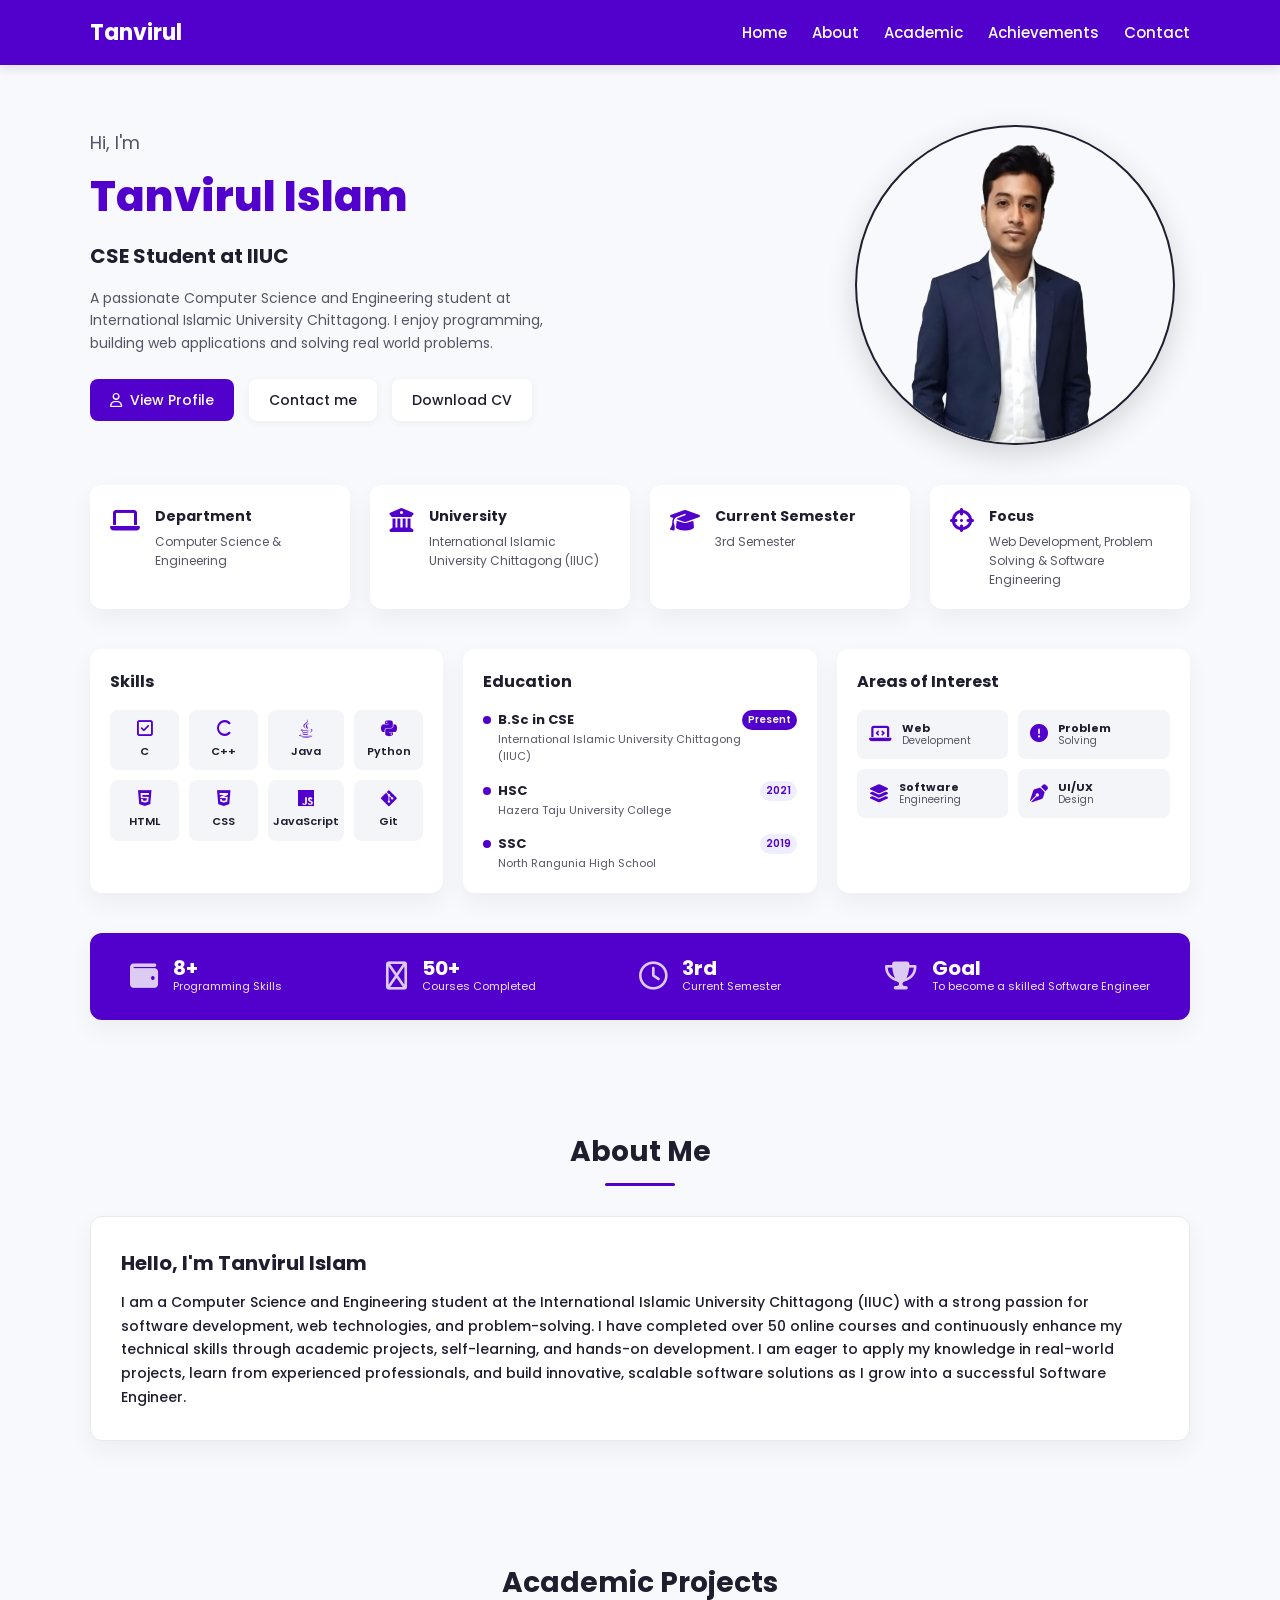
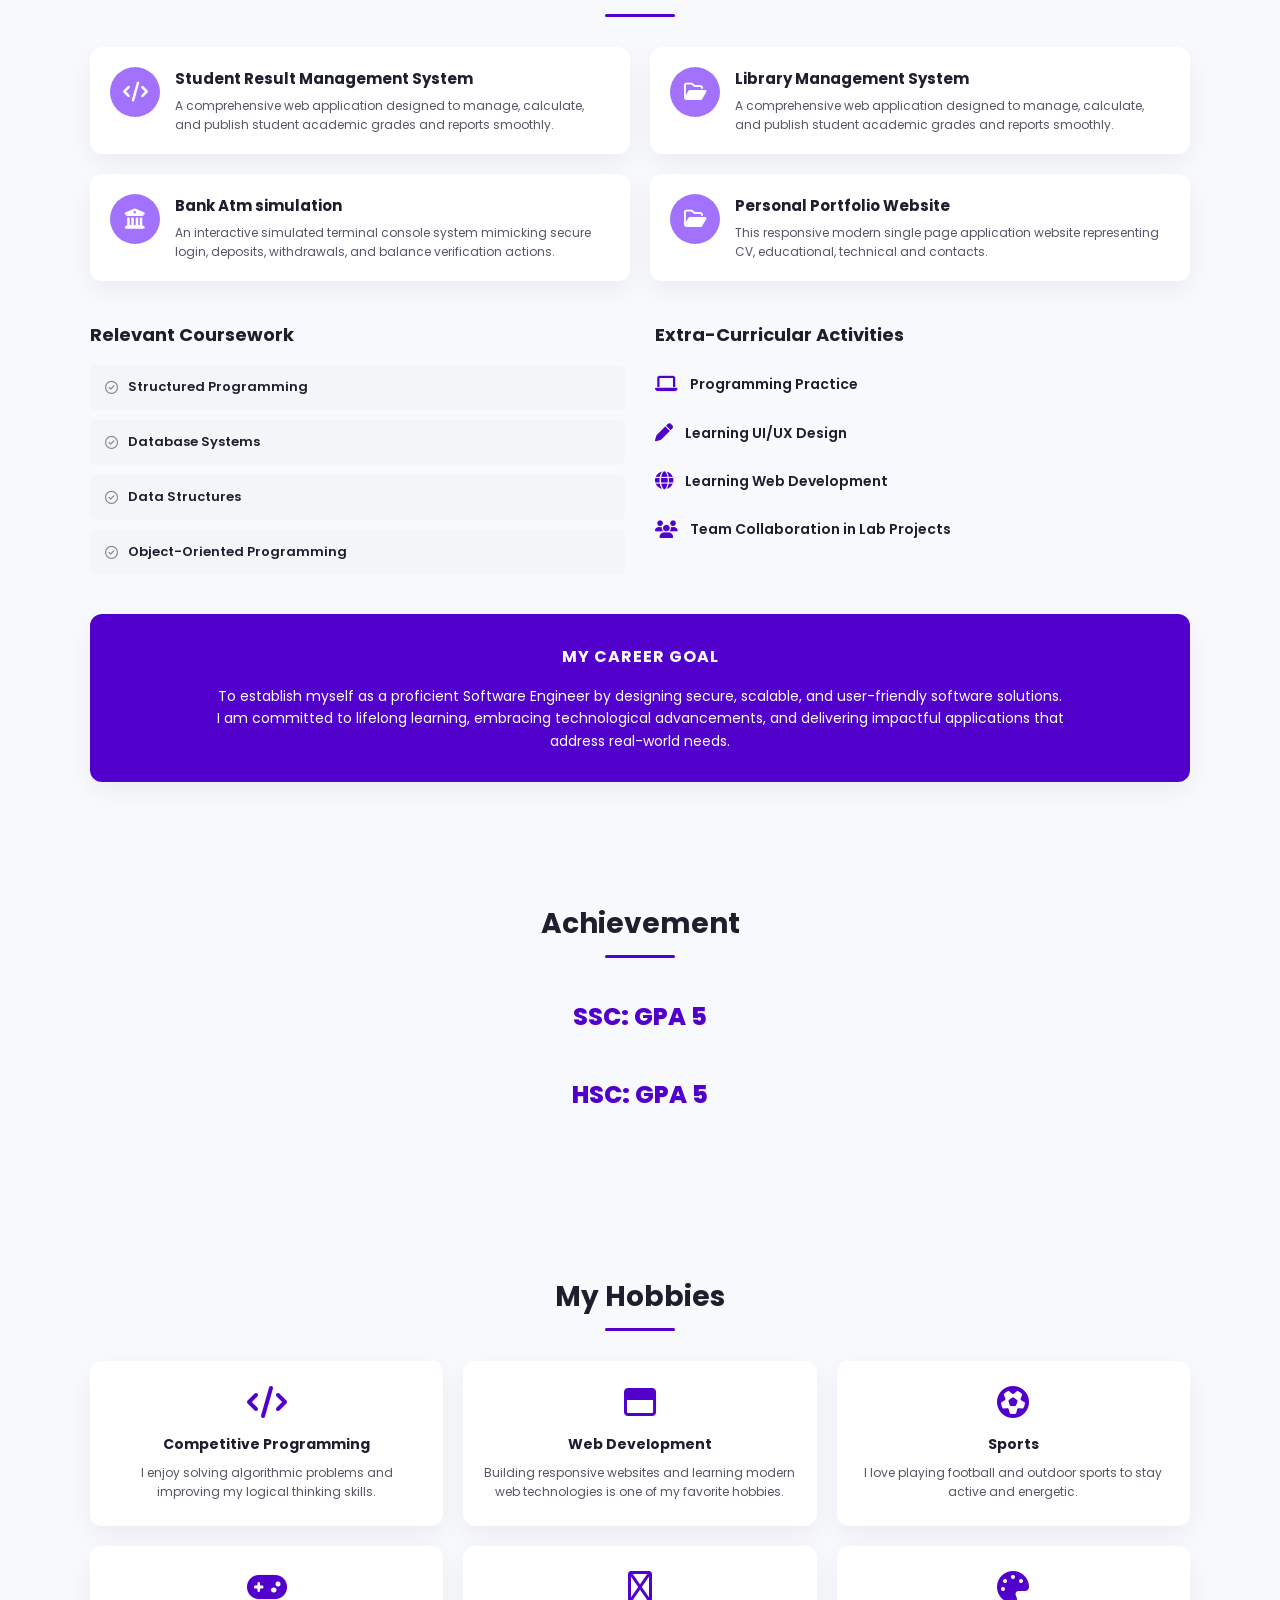
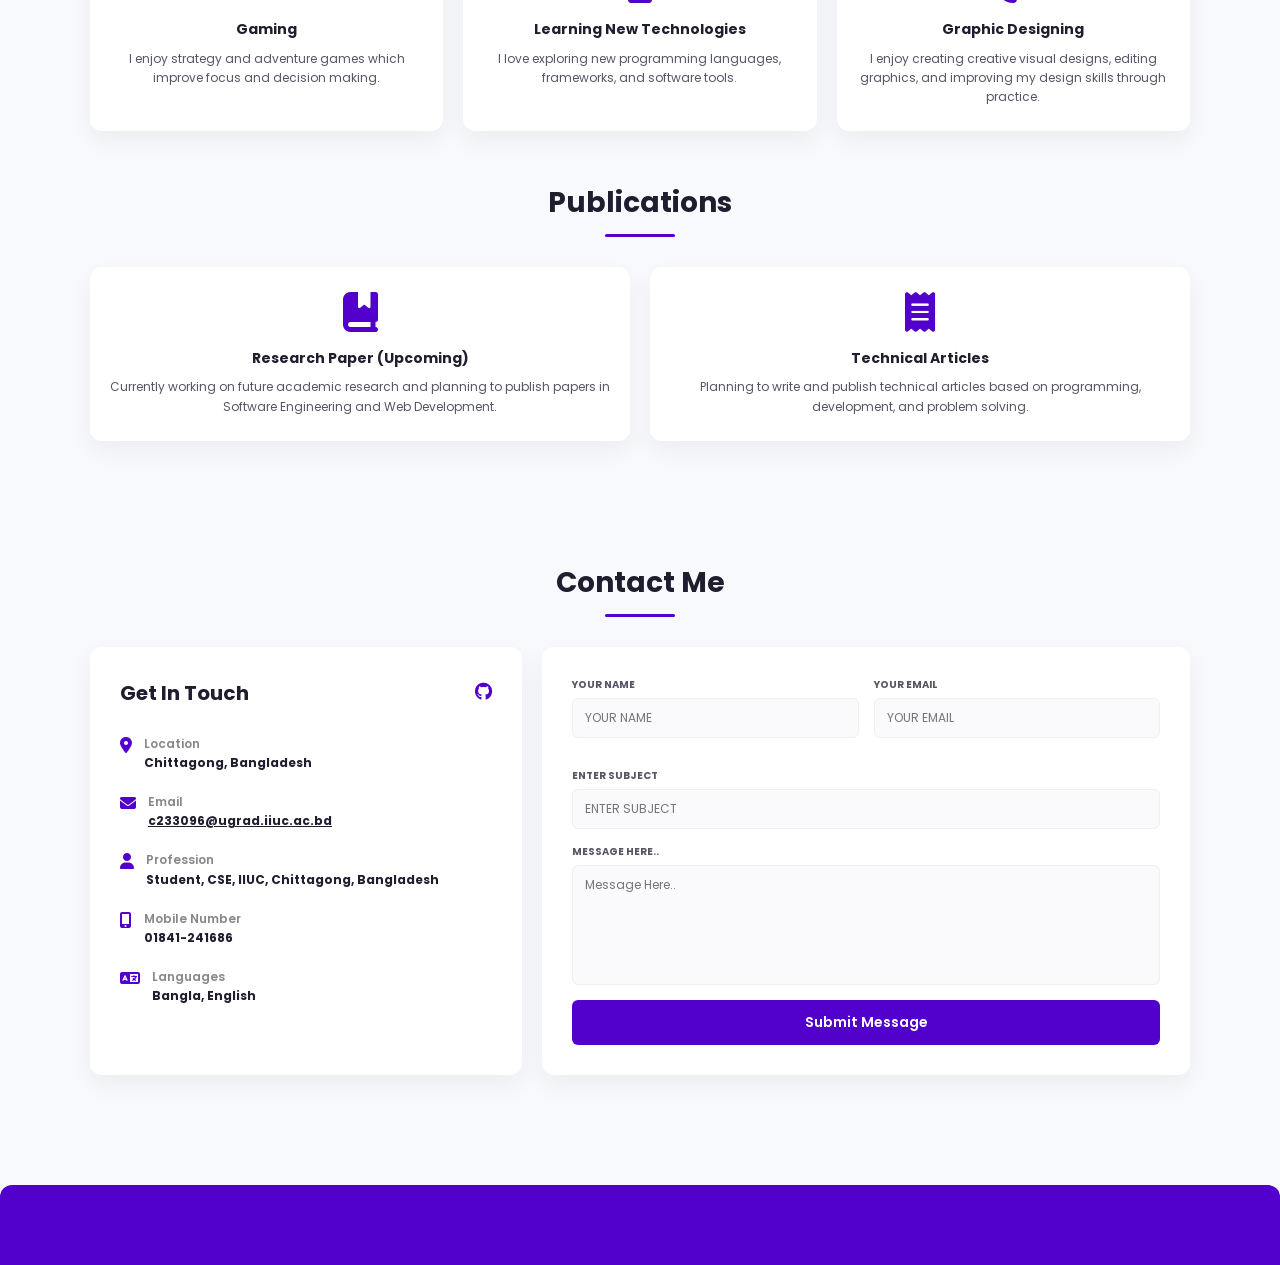
<file: index.html>
<!DOCTYPE html>
<html lang="en">
<head>
  <meta charset="UTF-8">
  <meta name="viewport" content="width=device-width, initial-scale=1.0">
  <title>Tanvirul - Portfolio</title>
  
  <link href="https://fonts.googleapis.com/css2?family=Poppins:wght@300;400;500;600;700;800&display=swap" rel="stylesheet">
  <link rel="stylesheet" href="https://cdnjs.cloudflare.com/ajax/libs/font-awesome/6.4.0/css/all.min.css">
  
  <link rel="stylesheet" href="style.css">
</head>
<body>

  <nav class="navbar">
    <div class="container nav-container">
      <div class="logo">Tanvirul</div>
      <ul class="nav-links">
        <li><a href="#home">Home</a></li>
        <li><a href="#about">About</a></li>
        <li><a href="#academic">Academic</a></li>
        <li><a href="#achievements">Achievements</a></li>
        <li><a href="#contact">Contact</a></li>
      </ul>
    </div>
  </nav>

  <div class="container" id="home">
    <section class="hero">
      <div class="hero-content">
        <div class="hero-subtitle">Hi, I'm</div>
        <h1 class="hero-title">Tanvirul Islam</h1>
        <div class="hero-role">CSE Student at IIUC</div>
        <p class="hero-description">
          A passionate Computer Science and Engineering student at International Islamic University Chittagong. 
          I enjoy programming, building web applications and solving real world problems.
        </p>
        <div class="hero-buttons">
          <a href="#about" class="btn btn-primary"><i class="fa-regular fa-user"></i> View Profile</a>
          <a href="#contact" class="btn btn-light">Contact me</a>
          <a href="cvmy.jpeg" target="_blank" class="btn btn-light">Download CV</a>
        </div>
      </div>
      <div class="hero-image-container">
        <img src="tanvir.png" alt="Tanvirul Islam" class="profile-img">
      </div>
    </section>

    <div class="info-grid">
      <div class="info-card">
        <i class="fa-solid fa-laptop info-icon"></i>
        <div>
          <div class="info-title">Department</div>
          <div class="info-text">Computer Science & Engineering</div>
        </div>
      </div>
      <div class="info-card">
        <i class="fa-solid fa-building-columns info-icon"></i>
        <div>
          <div class="info-title">University</div>
          <div class="info-text">International Islamic University Chittagong (IIUC)</div>
        </div>
      </div>
      <div class="info-card">
        <i class="fa-solid fa-graduation-cap info-icon"></i>
        <div>
          <div class="info-title">Current Semester</div>
          <div class="info-text">3rd Semester</div>
        </div>
      </div>
      <div class="info-card">
        <i class="fa-solid fa-crosshairs info-icon"></i>
        <div>
          <div class="info-title">Focus</div>
          <div class="info-text">Web Development, Problem Solving & Software Engineering</div>
        </div>
      </div>
    </div>
    <div class="overview-grid">
      <div class="overview-card">
        <h3>Skills</h3>
        <div class="skills-grid">
          <div class="skill-item"><i class="fa-regular fa-square-check"></i> C</div>
          <div class="skill-item"><i class="fa-solid fa-c"></i> C++</div>
          <div class="skill-item"><i class="fa-brands fa-java"></i> Java</div>
          <div class="skill-item"><i class="fa-brands fa-python"></i> Python</div>
          <div class="skill-item"><i class="fa-brands fa-html5"></i> HTML</div>
          <div class="skill-item"><i class="fa-brands fa-css3-alt"></i> CSS</div>
          <div class="skill-item"><i class="fa-brands fa-js"></i> JavaScript</div>
          <div class="skill-item"><i class="fa-brands fa-git-alt"></i> Git</div>
        </div>
      </div>

      <div class="overview-card">
        <h3>Education</h3>
        <div class="edu-timeline">
          <div class="edu-item">
            <div class="edu-details">
              <h4>B.Sc in CSE</h4>
              <p>International Islamic University Chittagong (IIUC)</p>
            </div>
            <span class="badge badge-purple">Present</span>
          </div>
          <div class="edu-item">
            <div class="edu-details">
              <h4>HSC</h4>
              <p>Hazera Taju University College</p>
            </div>
            <span class="badge">2021</span>
          </div>
          <div class="edu-item">
            <div class="edu-details">
              <h4>SSC</h4>
              <p>North Rangunia High School</p>
            </div>
            <span class="badge">2019</span>
          </div>
        </div>
      </div>

      <div class="overview-card">
        <h3>Areas of Interest</h3>
        <div class="interest-grid">
          <div class="interest-item">
            <i class="fa-solid fa-laptop-code"></i>
            <div>Web <span>Development</span></div>
          </div>
          <div class="interest-item">
            <i class="fa-solid fa-circle-exclamation"></i>
            <div>Problem <span>Solving</span></div>
          </div>
          <div class="interest-item">
            <i class="fa-solid fa-layer-group"></i>
            <div>Software <span>Engineering</span></div>
          </div>
          <div class="interest-item">
            <i class="fa-solid fa-pen-nib"></i>
            <div>UI/UX <span>Design</span></div>
          </div>
        </div>
      </div>
    </div>

    <div class="stats-banner">
      <div class="stat-item">
        <i class="fa-solid fa-wallet"></i>
        <div>
          <div class="stat-number">8+</div>
          <div class="stat-label">Programming Skills</div>
        </div>
      </div>
      <div class="stat-item">
        <i class="fa-regular fa-book"></i>
        <div>
          <div class="stat-number">50+</div>
          <div class="stat-label">Courses Completed</div>
        </div>
      </div>
      <div class="stat-item">
        <i class="fa-regular fa-clock"></i>
        <div>
          <div class="stat-number">3rd</div>
          <div class="stat-label">Current Semester</div>
        </div>
      </div>
      <div class="stat-item">
        <i class="fa-solid fa-trophy"></i>
        <div>
          <div class="stat-number">Goal</div>
          <div class="stat-label">To become a skilled Software Engineer</div>
        </div>
      </div>
    </div>
    <section id="about">
      <h2 class="section-title">About Me</h2>
      <div class="about-card">
        <h3>Hello, I'm Tanvirul Islam</h3>
        <p>
          I am a Computer Science and Engineering student at the International Islamic University Chittagong (IIUC) with a strong passion for software development, web technologies, and problem-solving. I have completed over 50 online courses and continuously enhance my technical skills through academic projects, self-learning, and hands-on development. I am eager to apply my knowledge in real-world projects, learn from experienced professionals, and build innovative, scalable software solutions as I grow into a successful Software Engineer.
        </p>
      </div>
    </section>

    <section id="academic">
      <h2 class="section-title">Academic Projects</h2>
      <div class="projects-grid">
        <div class="project-card">
          <div class="project-icon"><i class="fa-solid fa-code"></i></div>
          <div class="project-info">
            <h4>Student Result Management System</h4>
            <p>A comprehensive web application designed to manage, calculate, and publish student academic grades and reports smoothly.</p>
          </div>
        </div>
        <div class="project-card">
          <div class="project-icon"><i class="fa-regular fa-folder-open"></i></div>
          <div class="project-info">
            <h4>Library Management System</h4>
            <p>A comprehensive web application designed to manage, calculate, and publish student academic grades and reports smoothly.</p>
          </div>
        </div>
        <div class="project-card">
          <div class="project-icon"><i class="fa-solid fa-building-columns"></i></div>
          <div class="project-info">
            <h4>Bank Atm simulation</h4>
            <p>An interactive simulated terminal console system mimicking secure login, deposits, withdrawals, and balance verification actions.</p>
          </div>
        </div>
        <div class="project-card">
          <div class="project-icon"><i class="fa-regular fa-folder-open"></i></div>
          <div class="project-info">
            <h4>Personal Portfolio Website</h4>
            <p>This responsive modern single page application website representing CV, educational, technical and contacts.</p>
          </div>
        </div>
      </div>


      <div class="two-col-grid">
        <div>
          <h3 class="section-subtitle">Relevant Coursework</h3>
          <div class="list-items">
            <div class="course-item"><i class="fa-regular fa-circle-check"></i> Structured Programming</div>
            <div class="course-item"><i class="fa-regular fa-circle-check"></i> Database Systems</div>
            <div class="course-item"><i class="fa-regular fa-circle-check"></i> Data Structures</div>
            <div class="course-item"><i class="fa-regular fa-circle-check"></i> Object-Oriented Programming</div>
          </div>
        </div>
        <div>
          <h3 class="section-subtitle">Extra-Curricular Activities</h3>
          <div class="list-items">
            <div class="activity-item"><i class="fa-solid fa-laptop"></i> Programming Practice</div>
            <div class="activity-item"><i class="fa-solid fa-pen"></i> Learning UI/UX Design</div>
            <div class="activity-item"><i class="fa-solid fa-globe"></i> Learning Web Development</div>
            <div class="activity-item"><i class="fa-solid fa-users"></i> Team Collaboration in Lab Projects</div>
          </div>
        </div>
      </div>

      <div class="career-goal-banner">
        <h3>MY CAREER GOAL</h3>
        <p>To establish myself as a proficient Software Engineer by designing secure, scalable, and user-friendly software solutions. I am committed to lifelong learning, embracing technological advancements, and delivering impactful applications that address real-world needs.</p>
      </div>
    </section>
    <section id="achievements">
      <h2 class="section-title">Achievement</h2>
      <h3 style="text-align: center; color: var(--primary); font-size: 24px; font-weight: 800; margin: 40px 0;">SSC: GPA 5 </h3>
      <h3 style="text-align: center; color: var(--primary); font-size: 24px; font-weight: 800; margin: 40px 0;">HSC: GPA 5 </h3>
    </section>


    <section>
      <h2 class="section-title">My Hobbies</h2>
      <div class="hobbies-grid">
        <div class="hobby-card">
          <i class="fa-solid fa-code"></i>
          <h4>Competitive Programming</h4>
          <p>I enjoy solving algorithmic problems and improving my logical thinking skills.</p>
        </div>
        <div class="hobby-card">
          <i class="fa-regular fa-window-maximize"></i>
          <h4>Web Development</h4>
          <p>Building responsive websites and learning modern web technologies is one of my favorite hobbies.</p>
        </div>
        <div class="hobby-card">
          <i class="fa-solid fa-futbol"></i>
          <h4>Sports</h4>
          <p>I love playing football and outdoor sports to stay active and energetic.</p>
        </div>
        <div class="hobby-card">
          <i class="fa-solid fa-gamepad"></i>
          <h4>Gaming</h4>
          <p>I enjoy strategy and adventure games which improve focus and decision making.</p>
        </div>
        <div class="hobby-card">
          <i class="fa-regular fa-book-open"></i>
          <h4>Learning New Technologies</h4>
          <p>I love exploring new programming languages, frameworks, and software tools.</p>
        </div>
        <div class="hobby-card">
          <i class="fa-solid fa-palette"></i>
          <h4>Graphic Designing</h4>
          <p>I enjoy creating creative visual designs, editing graphics, and improving my design skills through practice.</p>
        </div>
      </div>

      <h2 class="section-title">Publications</h2>
      <div class="pub-grid">
        <div class="hobby-card" style="text-align: center;">
          <i class="fa-solid fa-book-bookmark" style="font-size: 40px;"></i>
          <h4>Research Paper (Upcoming)</h4>
          <p>Currently working on future academic research and planning to publish papers in Software Engineering and Web Development.</p>
        </div>
        <div class="hobby-card" style="text-align: center;">
          <i class="fa-solid fa-receipt" style="font-size: 40px;"></i>
          <h4>Technical Articles</h4>
          <p>Planning to write and publish technical articles based on programming, development, and problem solving.</p>
        </div>
      </div>
    </section>
    <section id="contact">
      <h2 class="section-title">Contact Me</h2>
      <div class="contact-grid">
        <div class="contact-info-card">
          <div class="contact-info-header">
            <h3>Get In Touch</h3>
            <div class="social-icons-row">
              <a href="https://github.com/tanvirii10" target="_blank"><i class="fa-brands fa-github"></i></a>
            </div>
          </div>
          <div class="contact-details">
            <div class="contact-item">
              <i class="fa-solid fa-location-dot"></i>
              <div>
                <h4>Location</h4>
                <p>Chittagong, Bangladesh</p>
              </div>
            </div>
            <div class="contact-item">
              <i class="fa-solid fa-envelope"></i>
              <div>
                <h4>Email</h4>
                <p><u>c233096@ugrad.iiuc.ac.bd</u></p>
              </div>
            </div>
            <div class="contact-item">
              <i class="fa-solid fa-user"></i>
              <div>
                <h4>Profession</h4>
                <p>Student, CSE, IIUC, Chittagong, Bangladesh</p>
              </div>
            </div>
            <div class="contact-item">
              <i class="fa-solid fa-mobile-screen-button"></i>
              <div>
                <h4>Mobile Number</h4>
                <p>01841-241686</p>
              </div>
            </div>
            <div class="contact-item">
              <i class="fa-solid fa-language"></i>
              <div>
                <h4>Languages</h4>
                <p>Bangla, English</p>
              </div>
            </div>
          </div>
        </div>

        <div class="contact-form-card">
          <form id="contactForm">
            <div class="form-row">
              <div class="form-group">
                <label>Your Name</label>
                <input type="text" placeholder="YOUR NAME" required>
              </div>
              <div class="form-group">
                <label>Your Email</label>
                <input type="email" placeholder="YOUR EMAIL" required>
              </div>
            </div>
            <div class="form-group">
              <label>Enter Subject</label>
              <input type="text" placeholder="ENTER SUBJECT" required>
            </div>
            <div class="form-group">
              <label>Message Here..</label>
              <textarea placeholder="Message Here.." required></textarea>
            </div>
            <button type="submit" class="submit-btn">Submit Message</button>
          </form>
        </div>
      </div>
    </section>
  </div>

  <div class="footer-band"></div>

  <script src="script.js"></script>
</body>
</html>
</file>
<file: style.css>
:root {
  --primary: #5200cc;
  --primary-light: #6a0ded;
  --bg-color: #f7f9fc;
  --card-bg: #ffffff;
  --text-main: #1e1e2f;
  --text-muted: #555566;
  --shadow: 0 10px 25px rgba(0, 0, 0, 0.05);
  --radius: 12px;
}

* {
  box-sizing: border-box;
  margin: 0;
  padding: 0;
  font-family: 'Poppins', sans-serif;
}

body {
  background-color: var(--bg-color);
  color: var(--text-main);
  line-height: 1.6;
}

a {
  text-decoration: none;
  color: inherit;
}

.container {
  max-width: 1140px;
  margin: 0 auto;
  padding: 0 20px;
}

section {
  padding: 60px 0;
}

.section-title {
  text-align: center;
  font-size: 28px;
  font-weight: 700;
  margin-bottom: 30px;
  position: relative;
}

.section-title::after {
  content: '';
  display: block;
  width: 70px;
  height: 3px;
  background-color: var(--primary);
  margin: 8px auto 0;
  border-radius: 2px;
}


.navbar {
  background-color: var(--primary);
  color: white;
  padding: 15px 0;
  position: sticky;
  top: 0;
  z-index: 1000;
  box-shadow: 0 4px 10px rgba(0,0,0,0.1);
}

.nav-container {
  display: flex;
  justify-content: space-between;
  align-items: center;
}

.logo {
  font-size: 22px;
  font-weight: 700;
}

.nav-links {
  display: flex;
  list-style: none;
  gap: 25px;
}

.nav-links a {
  font-weight: 500;
  font-size: 15px;
  transition: opacity 0.2s;
}

.nav-links a:hover {
  opacity: 0.8;
}


.hero {
  display: flex;
  align-items: center;
  justify-content: space-between;
  padding: 60px 0 40px;
  gap: 40px;
}

.hero-content {
  flex: 1;
}

.hero-subtitle {
  font-size: 18px;
  color: var(--text-muted);
  margin-bottom: 5px;
}

.hero-title {
  font-size: 42px;
  font-weight: 800;
  color: var(--primary);
  margin-bottom: 10px;
}

.hero-role {
  font-size: 20px;
  font-weight: 700;
  margin-bottom: 15px;
}

.hero-description {
  color: var(--text-muted);
  font-size: 14px;
  margin-bottom: 25px;
  max-width: 480px;
}

.hero-buttons {
  display: flex;
  gap: 15px;
  margin-bottom: 20px;
  flex-wrap: wrap;
}

.btn {
  padding: 10px 20px;
  border-radius: 8px;
  font-size: 14px;
  font-weight: 500;
  cursor: pointer;
  display: inline-flex;
  align-items: center;
  gap: 8px;
  border: none;
  transition: all 0.3s ease;
}

.btn-primary {
  background-color: var(--primary);
  color: white;
}

.btn-primary:hover {
  background-color: var(--primary-light);
}

.btn-light {
  background-color: white;
  color: var(--text-main);
  box-shadow: 0 2px 8px rgba(0,0,0,0.05);
}

.btn-light:hover {
  background-color: #f0f0f0;
}

.social-links {
  display: flex;
  align-items: center;
  gap: 10px;
  font-size: 14px;
  font-weight: 600;
}

.social-links a {
  color: var(--text-main);
  font-size: 18px;
}

.hero-image-container {
  flex: 0 0 350px;
  display: flex;
  justify-content: center;
}

.profile-img {
  width: 320px;
  height: 320px;
  border-radius: 50%;
  object-fit: cover;
  border: 2px solid var(--text-main);
  box-shadow: 0 10px 30px rgba(0,0,0,0.15);
}


.info-grid {
  display: grid;
  grid-template-columns: repeat(auto-fit, minmax(230px, 1fr));
  gap: 20px;
  margin-bottom: 40px;
}

.info-card {
  background: var(--card-bg);
  padding: 20px;
  border-radius: var(--radius);
  box-shadow: var(--shadow);
  display: flex;
  align-items: flex-start;
  gap: 15px;
}

.info-icon {
  color: var(--primary);
  font-size: 24px;
  margin-top: 3px;
}

.info-title {
  font-size: 14px;
  font-weight: 700;
  margin-bottom: 4px;
}

.info-text {
  font-size: 12px;
  color: var(--text-muted);
}


.overview-grid {
  display: grid;
  grid-template-columns: 1fr 1fr 1fr;
  gap: 20px;
  margin-bottom: 40px;
}

.overview-card {
  background: var(--card-bg);
  padding: 20px;
  border-radius: var(--radius);
  box-shadow: var(--shadow);
}

.overview-card h3 {
  font-size: 16px;
  font-weight: 700;
  margin-bottom: 15px;
}

/* Skills Grid */
.skills-grid {
  display: grid;
  grid-template-columns: repeat(4, 1fr);
  gap: 10px;
}

.skill-item {
  background: #f4f5f9;
  border-radius: 8px;
  padding: 10px 5px;
  text-align: center;
  font-size: 11px;
  font-weight: 600;
}

.skill-item i {
  font-size: 18px;
  display: block;
  margin-bottom: 5px;
  color: var(--primary);
}


.edu-timeline {
  display: flex;
  flex-direction: column;
  gap: 15px;
  position: relative;
}

.edu-item {
  display: flex;
  justify-content: space-between;
  align-items: flex-start;
  position: relative;
  padding-left: 15px;
}

.edu-item::before {
  content: '';
  position: absolute;
  left: 0;
  top: 6px;
  width: 8px;
  height: 8px;
  border-radius: 50%;
  background-color: var(--primary);
}

.edu-details h4 {
  font-size: 13px;
  font-weight: 700;
}

.edu-details p {
  font-size: 11px;
  color: var(--text-muted);
}

.badge {
  background: #eef;
  color: var(--primary);
  font-size: 10px;
  padding: 2px 6px;
  border-radius: 10px;
  font-weight: 600;
}

.badge-purple {
  background: var(--primary);
  color: white;
}

/* Areas of Interest */
.interest-grid {
  display: grid;
  grid-template-columns: 1fr 1fr;
  gap: 10px;
}

.interest-item {
  background: #f4f5f9;
  padding: 12px;
  border-radius: 8px;
  display: flex;
  align-items: center;
  gap: 10px;
}

.interest-item i {
  color: var(--primary);
  font-size: 18px;
}

.interest-item div {
  font-size: 11px;
  font-weight: 700;
  line-height: 1.2;
}

.interest-item div span {
  display: block;
  font-size: 10px;
  font-weight: 400;
  color: var(--text-muted);
}


.stats-banner {
  background: var(--primary);
  color: white;
  border-radius: var(--radius);
  padding: 25px 40px;
  display: flex;
  justify-content: space-between;
  align-items: center;
  margin-bottom: 50px;
  box-shadow: var(--shadow);
}

.stat-item {
  display: flex;
  align-items: center;
  gap: 15px;
}

.stat-item i {
  font-size: 28px;
  opacity: 0.8;
}

.stat-number {
  font-size: 20px;
  font-weight: 700;
  line-height: 1;
}

.stat-label {
  font-size: 11px;
  opacity: 0.9;
}


.about-card {
  background: var(--card-bg);
  padding: 30px;
  border-radius: var(--radius);
  box-shadow: var(--shadow);
  border: 1px solid #eaeaea;
}

.about-card h3 {
  font-size: 20px;
  font-weight: 700;
  margin-bottom: 12px;
}

.about-card p {
  font-size: 14px;
  color: var(--text-main);
  font-weight: 500;
  line-height: 1.7;
}


.projects-grid {
  display: grid;
  grid-template-columns: 1fr 1fr;
  gap: 20px;
  margin-bottom: 40px;
}

.project-card {
  background: var(--card-bg);
  padding: 20px;
  border-radius: var(--radius);
  box-shadow: var(--shadow);
  display: flex;
  gap: 15px;
  align-items: flex-start;
}

.project-icon {
  background: #a272ff;
  color: white;
  width: 50px;
  height: 50px;
  border-radius: 50%;
  display: flex;
  align-items: center;
  justify-content: center;
  font-size: 20px;
  flex-shrink: 0;
}

.project-info h4 {
  font-size: 15px;
  font-weight: 700;
  margin-bottom: 5px;
}

.project-info p {
  font-size: 12px;
  color: var(--text-muted);
}

.two-col-grid {
  display: grid;
  grid-template-columns: 1fr 1fr;
  gap: 30px;
  margin-bottom: 40px;
}

.section-subtitle {
  font-size: 18px;
  font-weight: 700;
  margin-bottom: 15px;
}

.list-items {
  display: flex;
  flex-direction: column;
  gap: 10px;
}

.course-item {
  background: #f4f5f9;
  padding: 12px 15px;
  border-radius: 6px;
  display: flex;
  align-items: center;
  gap: 10px;
  font-size: 13px;
  font-weight: 600;
}

.course-item i {
  color: #888;
}

.activity-item {
  display: flex;
  align-items: center;
  gap: 12px;
  padding: 8px 0;
  font-size: 14px;
  font-weight: 600;
}

.activity-item i {
  color: var(--primary);
  font-size: 18px;
}

.career-goal-banner {
  background: var(--primary);
  color: white;
  border-radius: var(--radius);
  padding: 30px;
  text-align: center;
  box-shadow: var(--shadow);
}

.career-goal-banner h3 {
  font-size: 16px;
  text-transform: uppercase;
  letter-spacing: 1px;
  margin-bottom: 15px;
}

.career-goal-banner p {
  font-size: 14px;
  max-width: 850px;
  margin: 0 auto;
  line-height: 1.6;
}

.hobbies-grid {
  display: grid;
  grid-template-columns: repeat(3, 1fr);
  gap: 20px;
  margin-bottom: 50px;
}

.hobby-card {
  background: var(--card-bg);
  padding: 25px 20px;
  border-radius: var(--radius);
  box-shadow: var(--shadow);
  text-align: center;
}

.hobby-card i {
  font-size: 32px;
  color: var(--primary);
  margin-bottom: 15px;
}

.hobby-card h4 {
  font-size: 14px;
  font-weight: 700;
  margin-bottom: 8px;
}

.hobby-card p {
  font-size: 12px;
  color: var(--text-muted);
}

.pub-grid {
  display: grid;
  grid-template-columns: 1fr 1fr;
  gap: 20px;
}

.contact-grid {
  display: grid;
  grid-template-columns: 1fr 1.5fr;
  gap: 20px;
}

.contact-info-card {
  background: var(--card-bg);
  padding: 30px;
  border-radius: var(--radius);
  box-shadow: var(--shadow);
  position: relative;
}

.contact-info-header {
  display: flex;
  justify-content: space-between;
  align-items: center;
  margin-bottom: 25px;
}

.contact-info-header h3 {
  font-size: 20px;
  font-weight: 700;
}

.social-icons-row {
  display: flex;
  gap: 10px;
}

.social-icons-row a {
  color: var(--primary);
  font-size: 18px;
}

.contact-details {
  display: flex;
  flex-direction: column;
  gap: 20px;
}

.contact-item {
  display: flex;
  align-items: flex-start;
  gap: 12px;
}

.contact-item i {
  color: var(--primary);
  font-size: 16px;
  margin-top: 3px;
}

.contact-item h4 {
  font-size: 12px;
  color: #888;
  font-weight: 600;
}

.contact-item p {
  font-size: 12px;
  font-weight: 700;
  color: var(--text-main);
}

.contact-form-card {
  background: var(--card-bg);
  padding: 30px;
  border-radius: var(--radius);
  box-shadow: var(--shadow);
}

.form-row {
  display: grid;
  grid-template-columns: 1fr 1fr;
  gap: 15px;
  margin-bottom: 15px;
}

.form-group {
  display: flex;
  flex-direction: column;
  gap: 5px;
  margin-bottom: 15px;
}

.form-group label {
  font-size: 10px;
  font-weight: 700;
  text-transform: uppercase;
  color: var(--text-muted);
}

.form-group input, 
.form-group textarea {
  width: 100%;
  padding: 10px 12px;
  background-color: #fafafd;
  border: 1px solid #f0f0f0;
  border-radius: 6px;
  font-size: 12px;
  outline: none;
}

.form-group textarea {
  height: 120px;
  resize: none;
}

.submit-btn {
  width: 100%;
  background-color: var(--primary);
  color: white;
  border: none;
  padding: 12px;
  border-radius: 6px;
  font-weight: 600;
  font-size: 14px;
  cursor: pointer;
  transition: background 0.3s;
}

.submit-btn:hover {
  background-color: var(--primary-light);
}

.footer-band {
  background: var(--primary);
  height: 80px;
  margin-top: 50px;
  border-radius: var(--radius) var(--radius) 0 0;
}

@media (max-width: 900px) {
  .hero {
    flex-direction: column-reverse;
    text-align: center;
  }
  .hero-description {
    margin: 0 auto 25px;
  }
  .hero-buttons {
    justify-content: center;
  }
  .social-links {
    justify-content: center;
  }
  .overview-grid {
    grid-template-columns: 1fr;
  }
  .projects-grid, .two-col-grid, .hobbies-grid, .pub-grid, .contact-grid {
    grid-template-columns: 1fr;
  }
  .form-row {
    grid-template-columns: 1fr;
  }
  .stats-banner {
    flex-direction: column;
    gap: 20px;
    align-items: flex-start;
  }
}
</file>
